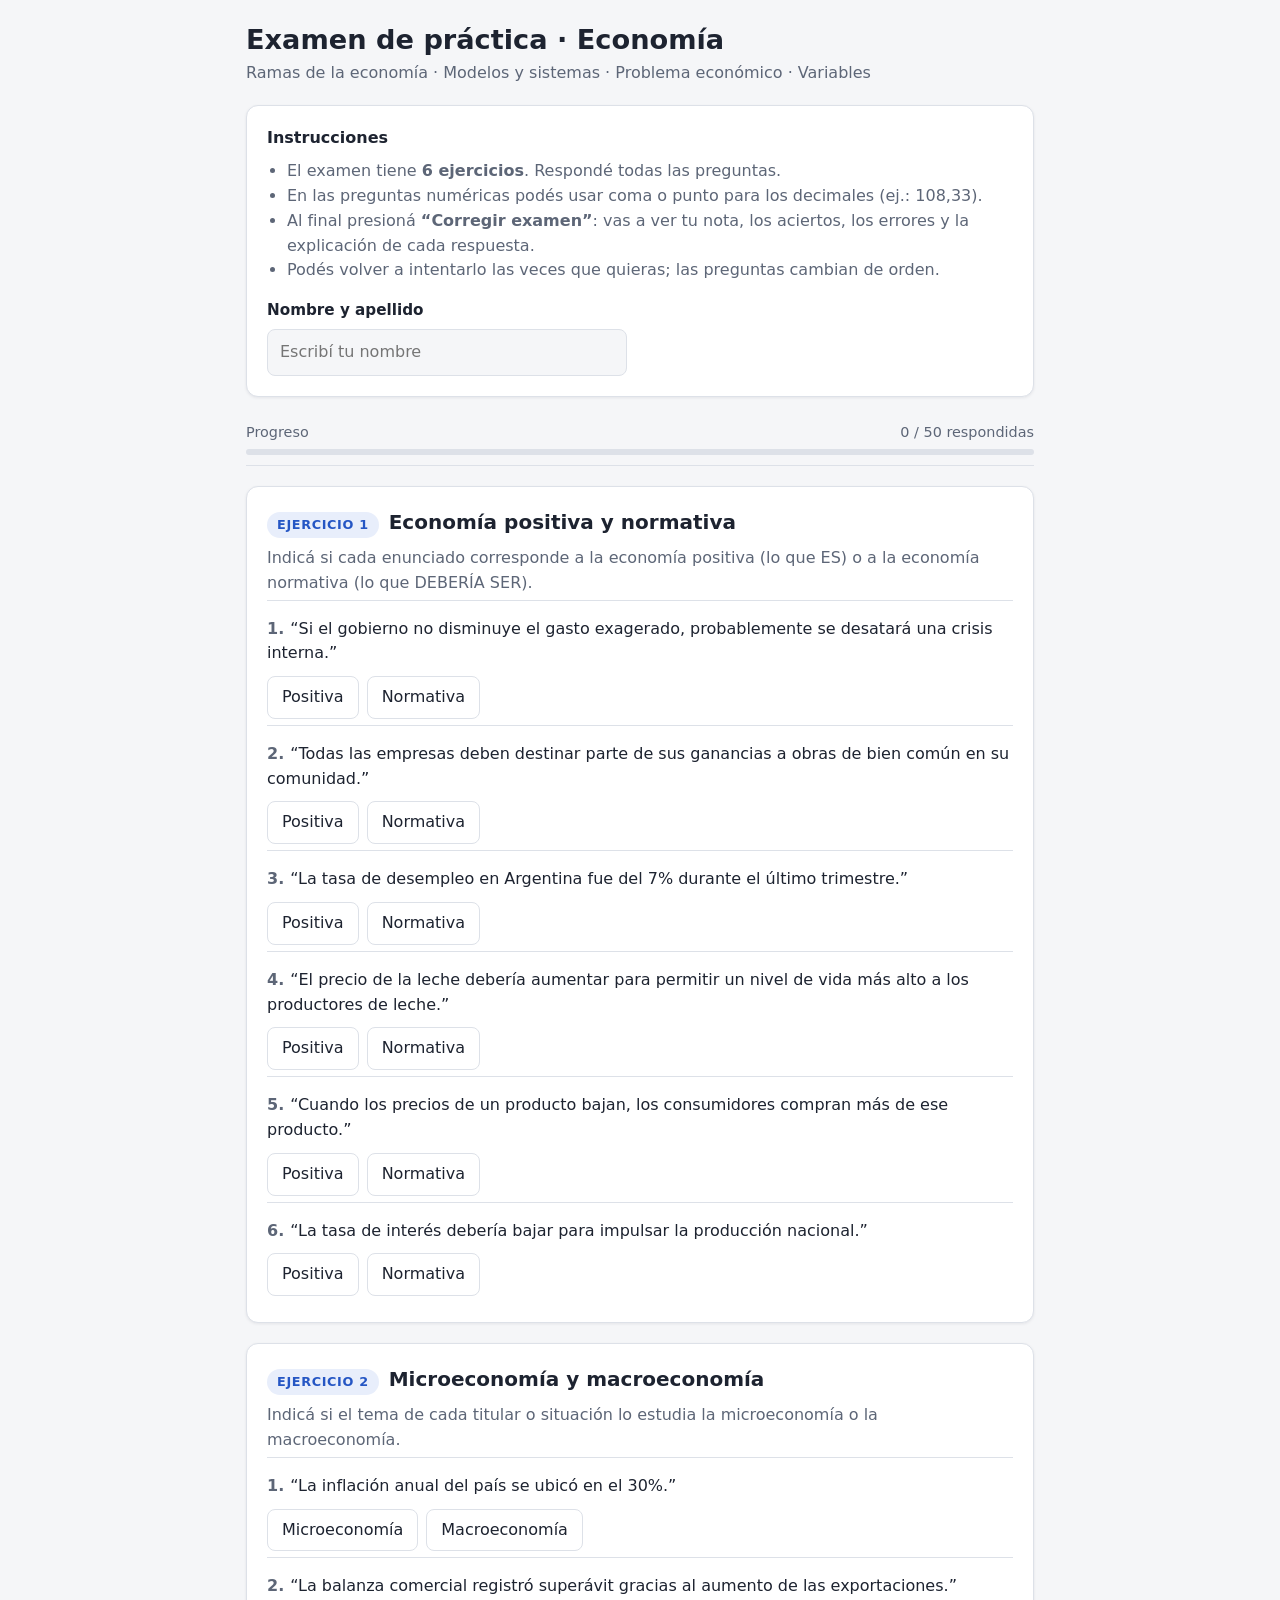
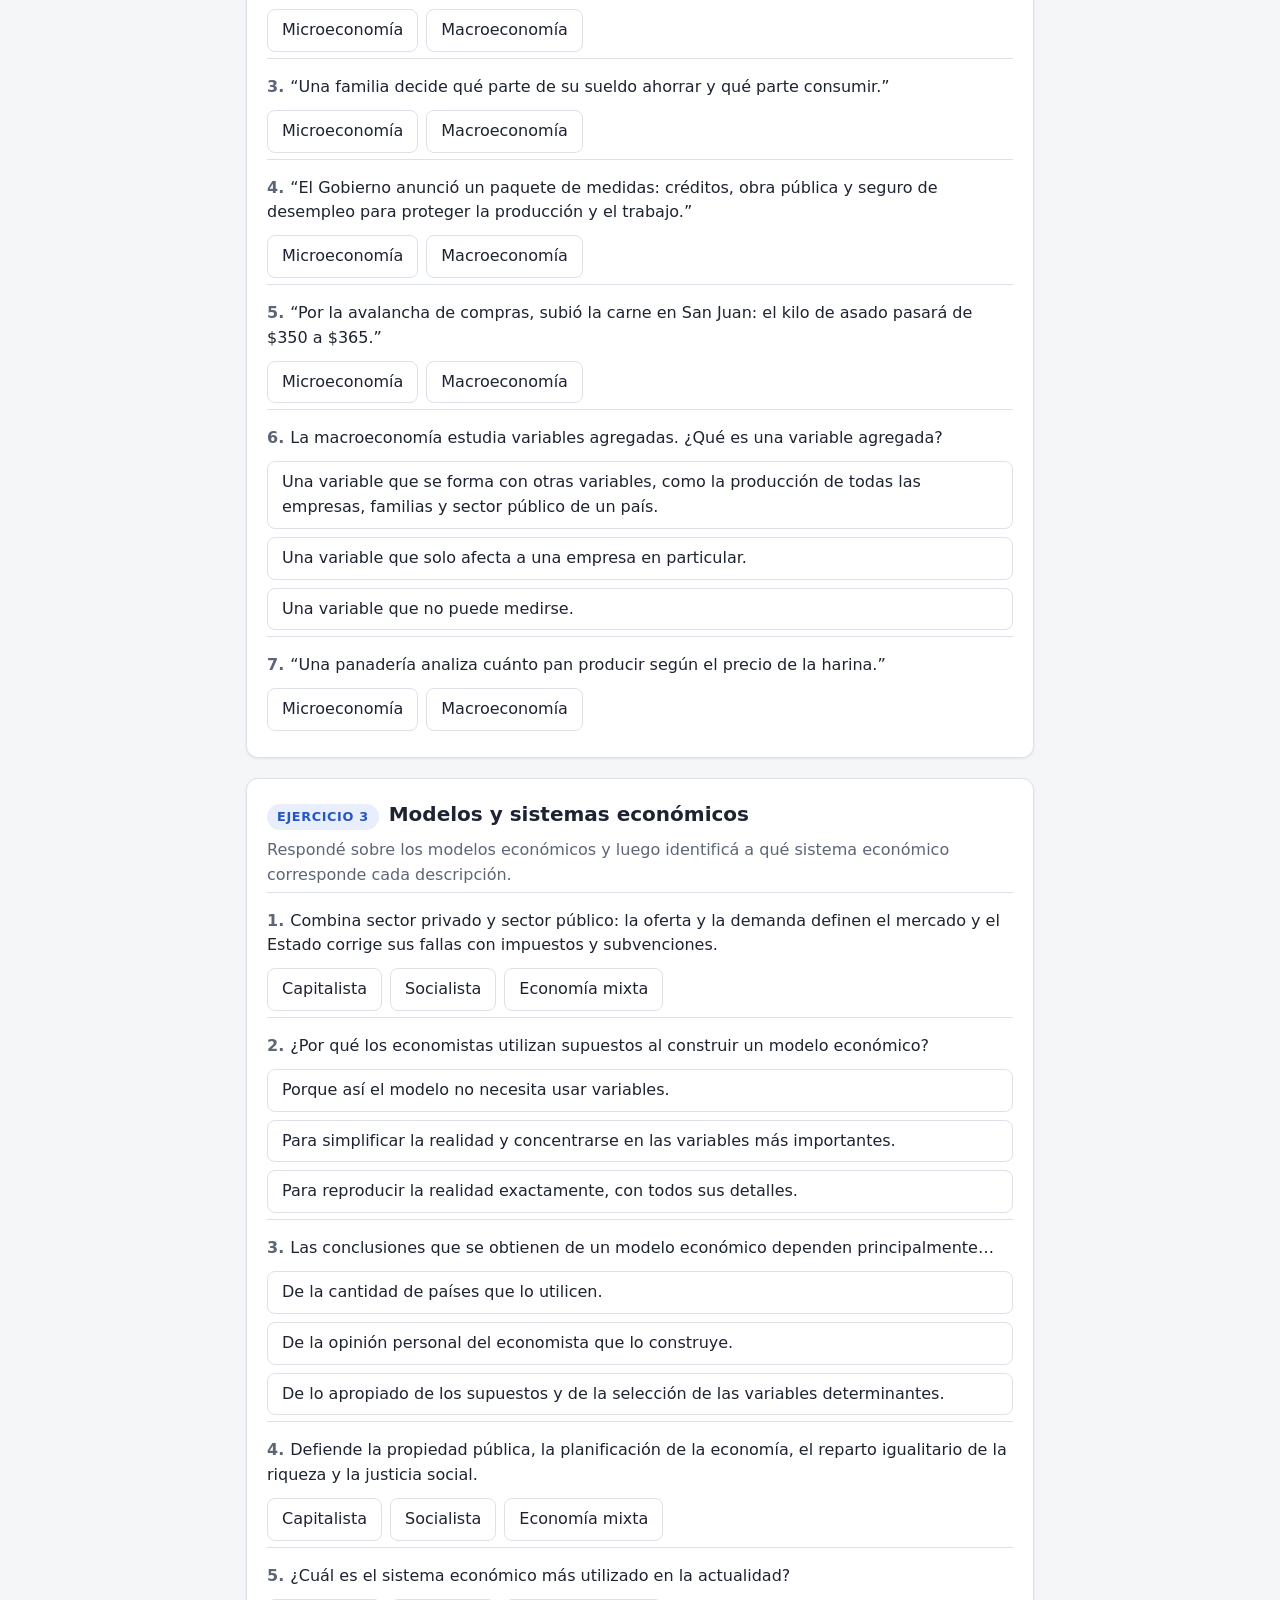
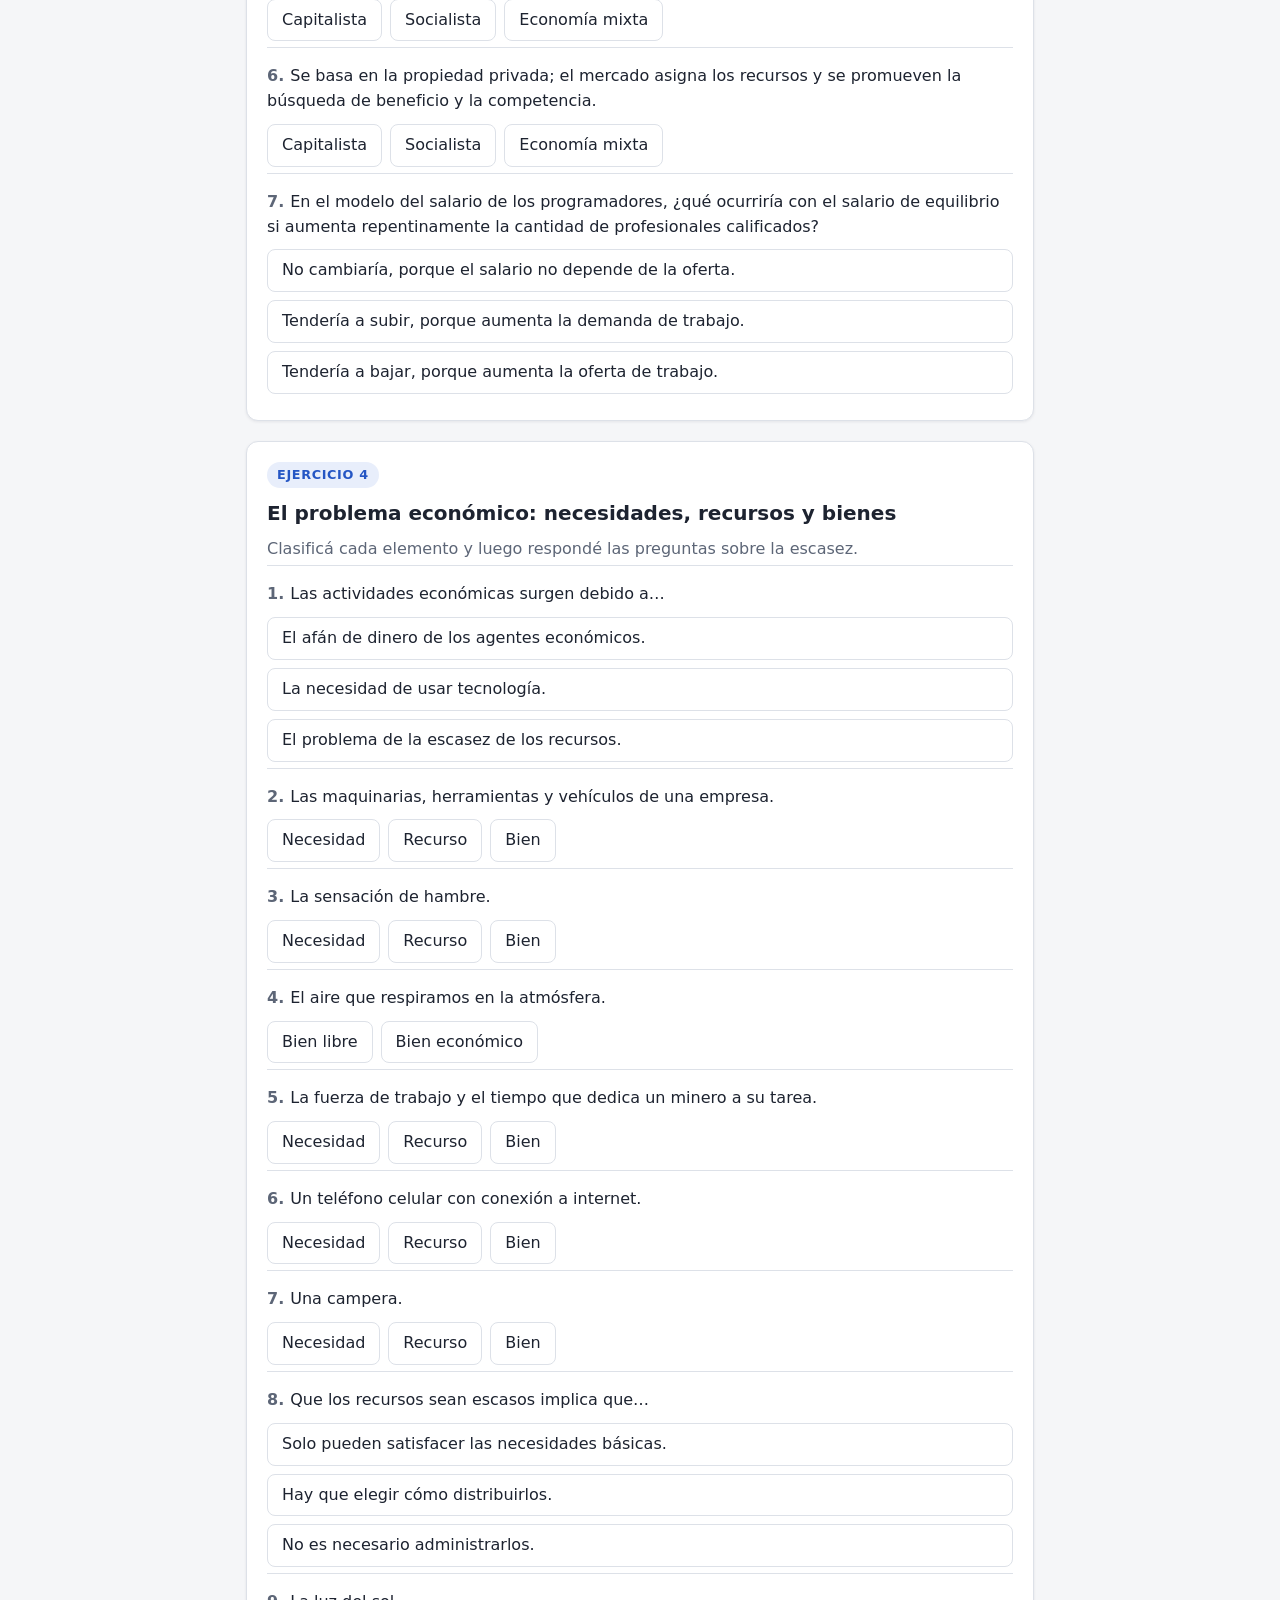
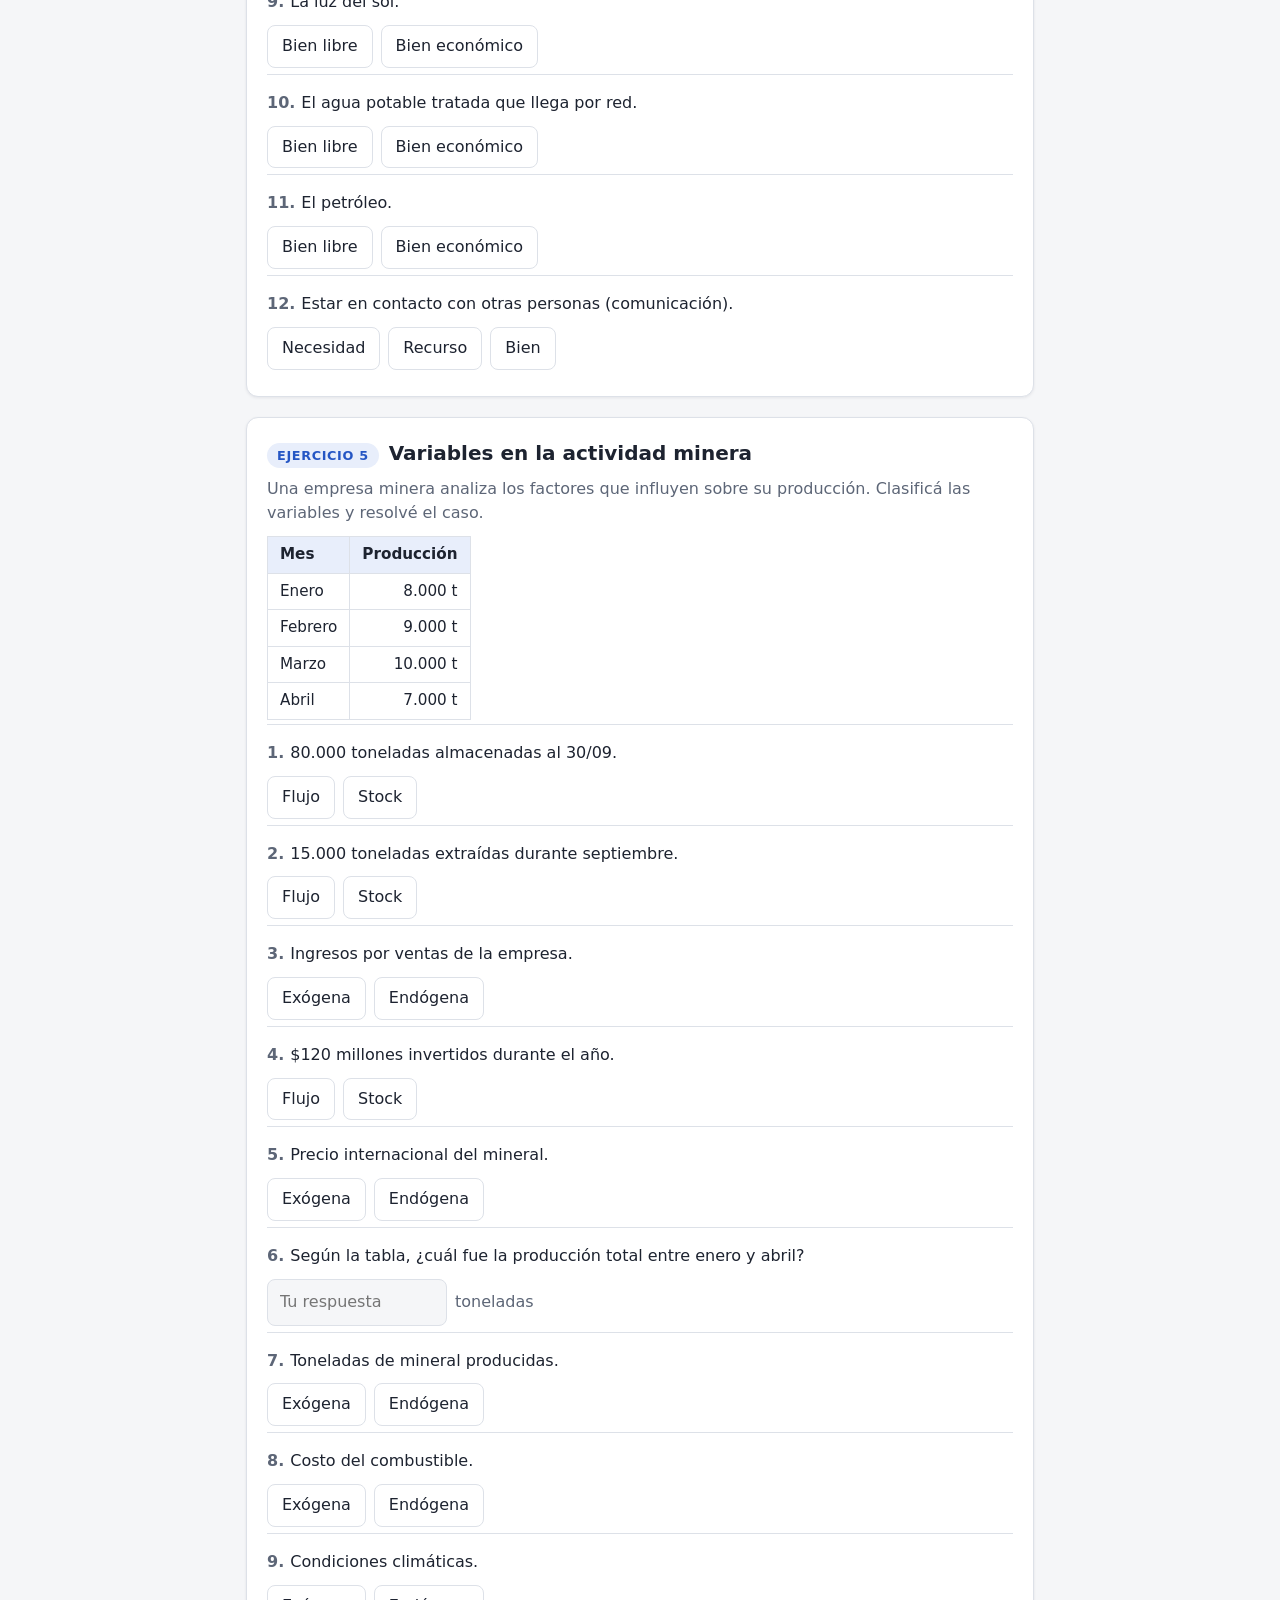
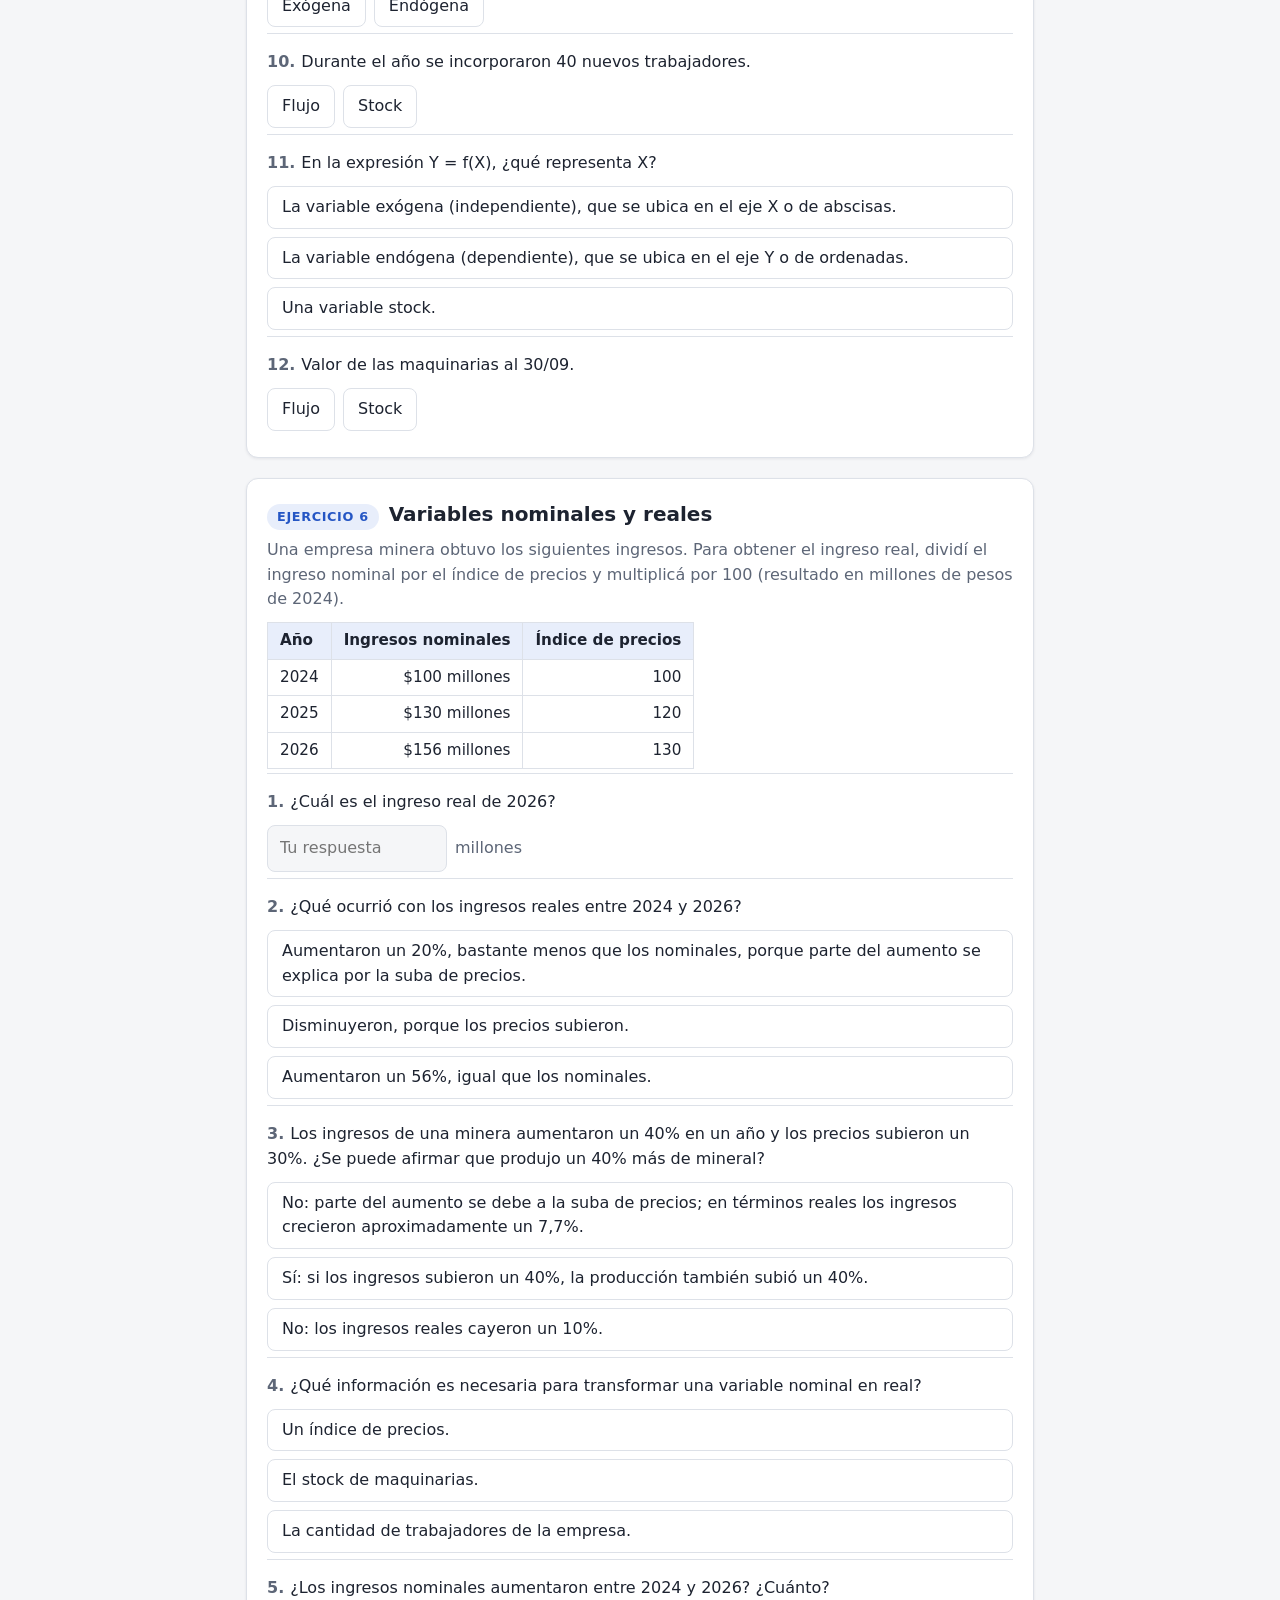
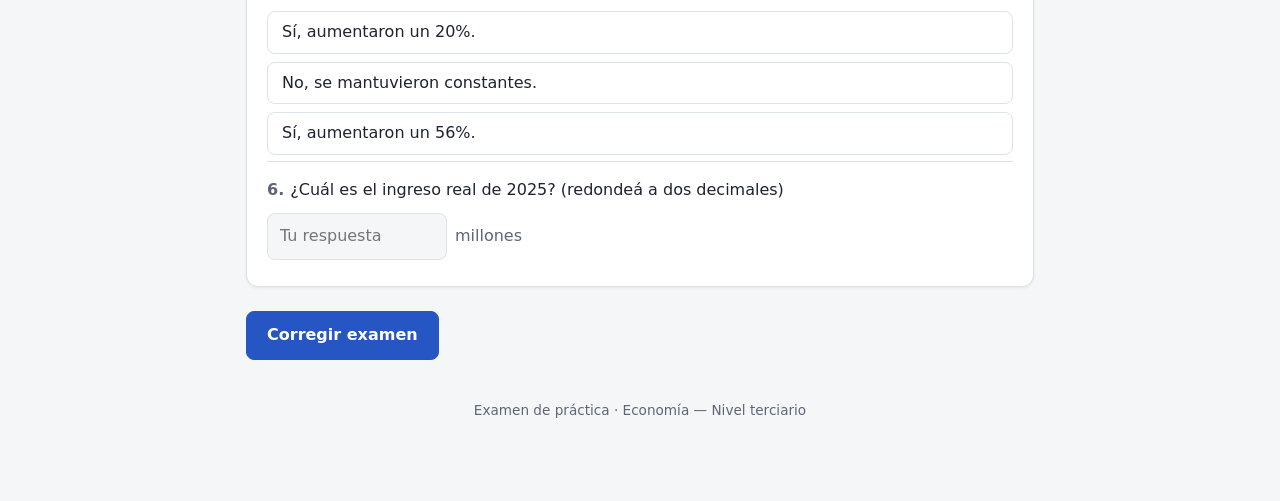
<file: index.html>
<!DOCTYPE html>
<html lang="es">
<head>
<meta charset="UTF-8">
<meta name="viewport" content="width=device-width, initial-scale=1">
<title>Examen de práctica · Economía</title>
<meta name="description" content="Examen de práctica autocorregible: economía positiva y normativa, micro y macro, modelos, problema económico y variables.">
<style>
  :root {
    --bg: #f5f6f8;
    --card: #ffffff;
    --text: #1d2330;
    --muted: #5d6677;
    --border: #dde1e8;
    --primary: #2556c4;
    --primary-soft: #e8eefb;
    --ok: #1b7f4b;
    --ok-soft: #e4f4ea;
    --bad: #c23030;
    --bad-soft: #fbe8e8;
    --warn: #a86400;
    --shadow: 0 1px 3px rgba(20, 30, 50, .08);
  }
  @media (prefers-color-scheme: dark) {
    :root:not([data-theme="light"]) {
      --bg: #12151b;
      --card: #1b1f27;
      --text: #e6e9ef;
      --muted: #9aa3b4;
      --border: #2d333f;
      --primary: #7aa2ff;
      --primary-soft: #222c44;
      --ok: #5fcf8f;
      --ok-soft: #1a3226;
      --bad: #ff7b7b;
      --bad-soft: #3a1f22;
      --warn: #f0b24a;
      --shadow: none;
    }
  }
  :root[data-theme="dark"] {
    --bg: #12151b; --card: #1b1f27; --text: #e6e9ef; --muted: #9aa3b4; --border: #2d333f;
    --primary: #7aa2ff; --primary-soft: #222c44; --ok: #5fcf8f; --ok-soft: #1a3226;
    --bad: #ff7b7b; --bad-soft: #3a1f22; --warn: #f0b24a; --shadow: none;
  }

  * { box-sizing: border-box; }
  body {
    margin: 0;
    background: var(--bg);
    color: var(--text);
    font: 16px/1.55 system-ui, -apple-system, "Segoe UI", Roboto, sans-serif;
  }
  .wrap { max-width: 820px; margin: 0 auto; padding: 24px 16px 80px; }

  header h1 { margin: 0 0 4px; font-size: 1.7rem; line-height: 1.2; }
  header p { margin: 0; color: var(--muted); }

  .card {
    background: var(--card);
    border: 1px solid var(--border);
    border-radius: 12px;
    padding: 20px;
    margin-top: 20px;
    box-shadow: var(--shadow);
  }
  .intro ul { margin: 8px 0 0; padding-left: 20px; color: var(--muted); }
  .field { display: flex; flex-direction: column; gap: 6px; margin-top: 16px; }
  .field label { font-weight: 600; font-size: .95rem; }
  input[type="text"] {
    font: inherit;
    color: var(--text);
    background: var(--bg);
    border: 1px solid var(--border);
    border-radius: 8px;
    padding: 10px 12px;
    width: 100%;
    max-width: 360px;
  }
  input[type="text"]:focus { outline: 2px solid var(--primary); outline-offset: 1px; }

  .progress {
    position: sticky; top: 0; z-index: 5;
    background: var(--bg);
    padding: 12px 0 10px;
    margin-top: 12px;
    border-bottom: 1px solid var(--border);
  }
  .progress-row { display: flex; justify-content: space-between; font-size: .9rem; color: var(--muted); }
  .bar { height: 6px; background: var(--border); border-radius: 99px; overflow: hidden; margin-top: 6px; }
  .bar > span { display: block; height: 100%; width: 0; background: var(--primary); transition: width .2s; }

  .ex-head { display: flex; align-items: baseline; gap: 10px; flex-wrap: wrap; }
  .ex-num {
    font-size: .8rem; font-weight: 700; letter-spacing: .05em; text-transform: uppercase;
    color: var(--primary); background: var(--primary-soft);
    padding: 3px 10px; border-radius: 99px;
  }
  .ex-head h2 { margin: 0; font-size: 1.25rem; }
  .consigna { color: var(--muted); margin: 8px 0 4px; }
  .datos { border-collapse: collapse; margin: 10px 0 4px; font-size: .95rem; }
  .datos th, .datos td { border: 1px solid var(--border); padding: 6px 12px; text-align: right; }
  .datos th { background: var(--primary-soft); }
  .datos td:first-child, .datos th:first-child { text-align: left; }

  .item { border-top: 1px solid var(--border); padding: 16px 0 6px; }
  .item:first-of-type { border-top: none; }
  .q { margin: 0 0 10px; font-weight: 500; }
  .q .n { color: var(--muted); font-weight: 700; margin-right: 6px; }

  .opts { display: flex; flex-wrap: wrap; gap: 8px; }
  .opts.stack { flex-direction: column; }
  .opt { position: relative; }
  .opt input { position: absolute; opacity: 0; pointer-events: none; }
  .opt span {
    display: block;
    border: 1px solid var(--border);
    border-radius: 8px;
    padding: 8px 14px;
    cursor: pointer;
    background: var(--card);
    transition: border-color .15s, background .15s;
  }
  .opt span:hover { border-color: var(--primary); }
  .opt input:focus-visible + span { outline: 2px solid var(--primary); outline-offset: 2px; }
  .opt input:checked + span { border-color: var(--primary); background: var(--primary-soft); font-weight: 600; }
  .opt input:disabled + span { cursor: default; }
  .opt input:disabled + span:hover { border-color: var(--border); }
  .opt input:checked:disabled + span:hover { border-color: var(--primary); }

  .num-row { display: flex; align-items: center; gap: 8px; flex-wrap: wrap; }
  .num-row input { max-width: 180px; }
  .num-row .unit { color: var(--muted); }

  .item.ok .q::before, .item.bad .q::before {
    display: inline-block; width: 22px; height: 22px; line-height: 22px; text-align: center;
    border-radius: 50%; margin-right: 8px; font-size: .8rem; font-weight: 700; color: #fff;
  }
  .item.ok .q::before { content: "✓"; background: var(--ok); }
  .item.bad .q::before { content: "✗"; background: var(--bad); }
  .item.ok .opt input:checked + span { border-color: var(--ok); background: var(--ok-soft); }
  .item.bad .opt input:checked + span { border-color: var(--bad); background: var(--bad-soft); }
  .item .opt.correct span { border-color: var(--ok); border-style: dashed; }

  .fb {
    margin: 10px 0 6px; padding: 10px 14px; border-radius: 8px; font-size: .95rem;
    border-left: 4px solid;
  }
  .item.ok .fb { background: var(--ok-soft); border-color: var(--ok); }
  .item.bad .fb { background: var(--bad-soft); border-color: var(--bad); }
  .fb strong { display: block; margin-bottom: 2px; }
  .fb .exp { color: var(--text); margin-top: 4px; }

  .actions { display: flex; gap: 10px; flex-wrap: wrap; margin-top: 24px; }
  button {
    font: inherit; font-weight: 600;
    border-radius: 8px; padding: 11px 20px; cursor: pointer;
    border: 1px solid var(--primary);
    background: var(--primary); color: #fff;
  }
  button.secondary { background: transparent; color: var(--primary); }
  button:hover { filter: brightness(1.08); }

  #resultado { display: none; }
  #resultado.show { display: block; }
  .nota-box { display: flex; align-items: center; gap: 20px; flex-wrap: wrap; }
  .nota {
    font-size: 3.2rem; font-weight: 800; line-height: 1;
    min-width: 110px; text-align: center;
    padding: 16px 10px; border-radius: 12px;
  }
  .nota.aprobado { color: var(--ok); background: var(--ok-soft); }
  .nota.desaprobado { color: var(--bad); background: var(--bad-soft); }
  .nota small { display: block; font-size: .8rem; font-weight: 600; margin-top: 6px; letter-spacing: .04em; }
  .nota-info h2 { margin: 0 0 4px; }
  .nota-info p { margin: 0; color: var(--muted); }
  .resumen { width: 100%; border-collapse: collapse; margin-top: 18px; font-size: .95rem; }
  .resumen td { padding: 8px 0; border-top: 1px solid var(--border); vertical-align: middle; }
  .resumen td:last-child { text-align: right; white-space: nowrap; padding-left: 12px; font-variant-numeric: tabular-nums; }
  .mini { height: 6px; background: var(--border); border-radius: 99px; overflow: hidden; margin-top: 4px; }
  .mini span { display: block; height: 100%; background: var(--ok); }

  body.solo-errores .item.ok { display: none; }
  body.solo-errores .ex.sin-errores { display: none; }

  footer { margin-top: 40px; color: var(--muted); font-size: .85rem; text-align: center; }

  @media (max-width: 560px) {
    header h1 { font-size: 1.4rem; }
    .card { padding: 16px; }
    .opts:not(.stack) .opt { flex: 1 1 auto; }
    .opts:not(.stack) .opt span { text-align: center; }
    .nota { font-size: 2.6rem; }
  }
  @media print {
    .progress, .actions, .intro { display: none !important; }
    .card { break-inside: avoid; box-shadow: none; }
  }
</style>
</head>
<body>
<div class="wrap">
  <header>
    <h1>Examen de práctica · Economía</h1>
    <p>Ramas de la economía · Modelos y sistemas · Problema económico · Variables</p>
  </header>

  <section class="card intro">
    <strong>Instrucciones</strong>
    <ul>
      <li>El examen tiene <strong>6 ejercicios</strong>. Respondé todas las preguntas.</li>
      <li>En las preguntas numéricas podés usar coma o punto para los decimales (ej.: 108,33).</li>
      <li>Al final presioná <strong>“Corregir examen”</strong>: vas a ver tu nota, los aciertos, los errores y la explicación de cada respuesta.</li>
      <li>Podés volver a intentarlo las veces que quieras; las preguntas cambian de orden.</li>
    </ul>
    <div class="field">
      <label for="alumno">Nombre y apellido</label>
      <input type="text" id="alumno" autocomplete="name" placeholder="Escribí tu nombre">
    </div>
  </section>

  <section id="resultado" class="card" aria-live="polite"></section>

  <div class="progress" id="progress">
    <div class="progress-row"><span>Progreso</span><span id="progress-txt">0 / 0 respondidas</span></div>
    <div class="bar"><span id="progress-bar"></span></div>
  </div>

  <form id="examen" novalidate></form>

  <div class="actions" id="acciones">
    <button type="button" id="btn-corregir">Corregir examen</button>
  </div>

  <footer>Examen de práctica · Economía — Nivel terciario</footer>
</div>

<script>
/* ============================================================
   CONFIGURACIÓN
   ============================================================ */
const NOTA_APROBACION = 6;   // nota mínima para aprobar (escala 1 a 10)
const MEZCLAR = true;        // mezclar orden de preguntas y opciones en cada intento

/* ============================================================
   BANCO DE PREGUNTAS
   Tipos:
     - choice: opciones (a = texto de la opción correcta)
     - num:    respuesta numérica (a = valor, tol = tolerancia,
               alt = otros valores aceptados)
   inline: true -> opciones en fila (para clasificar). Si no, en columna.
   ============================================================ */
const POS_NOR = ["Positiva", "Normativa"];
const MIC_MAC = ["Microeconomía", "Macroeconomía"];
const SISTEMAS = ["Capitalista", "Socialista", "Economía mixta"];
const NRB = ["Necesidad", "Recurso", "Bien"];
const LIB_ECO = ["Bien libre", "Bien económico"];
const EXO_END = ["Exógena", "Endógena"];
const FLU_STO = ["Flujo", "Stock"];

const EXAMEN = [
  {
    titulo: "Economía positiva y normativa",
    consigna: "Indicá si cada enunciado corresponde a la economía positiva (lo que ES) o a la economía normativa (lo que DEBERÍA SER).",
    items: [
      { t: "choice", inline: true, opts: POS_NOR, a: "Normativa",
        q: "“Todas las empresas deben destinar parte de sus ganancias a obras de bien común en su comunidad.”",
        exp: "Expresa un juicio de valor sobre cómo deberían actuar las empresas (“deben”)." },
      { t: "choice", inline: true, opts: POS_NOR, a: "Positiva",
        q: "“Cuando los precios de un producto bajan, los consumidores compran más de ese producto.”",
        exp: "Describe un comportamiento objetivo que puede comprobarse (ley de la demanda). No opina." },
      { t: "choice", inline: true, opts: POS_NOR, a: "Positiva",
        q: "“Si el gobierno no disminuye el gasto exagerado, probablemente se desatará una crisis interna.”",
        exp: "Es una relación causa-efecto que puede verificarse (lo que “podría ser”); no dice qué es bueno o malo." },
      { t: "choice", inline: true, opts: POS_NOR, a: "Normativa",
        q: "“El precio de la leche debería aumentar para permitir un nivel de vida más alto a los productores de leche.”",
        exp: "El “debería” marca una recomendación basada en una opinión sobre lo deseable." },
      { t: "choice", inline: true, opts: POS_NOR, a: "Positiva",
        q: "“La tasa de desempleo en Argentina fue del 7% durante el último trimestre.”",
        exp: "Es un dato que describe la realidad y puede comprobarse con estadísticas." },
      { t: "choice", inline: true, opts: POS_NOR, a: "Normativa",
        q: "“La tasa de interés debería bajar para impulsar la producción nacional.”",
        exp: "Propone una medida de política económica: es lo que alguien considera que debería hacerse." },
    ],
  },
  {
    titulo: "Microeconomía y macroeconomía",
    consigna: "Indicá si el tema de cada titular o situación lo estudia la microeconomía o la macroeconomía.",
    items: [
      { t: "choice", inline: true, opts: MIC_MAC, a: "Microeconomía",
        q: "“Por la avalancha de compras, subió la carne en San Juan: el kilo de asado pasará de $350 a $365.”",
        exp: "Analiza el precio de un bien puntual en un mercado determinado: es microeconomía." },
      { t: "choice", inline: true, opts: MIC_MAC, a: "Macroeconomía",
        q: "“El Gobierno anunció un paquete de medidas: créditos, obra pública y seguro de desempleo para proteger la producción y el trabajo.”",
        exp: "Son medidas que apuntan al empleo y a la producción del país en su conjunto." },
      { t: "choice", inline: true, opts: MIC_MAC, a: "Macroeconomía",
        q: "“La inflación anual del país se ubicó en el 30%.”",
        exp: "La inflación es una variable agregada: refleja la evolución del nivel general de precios de toda la economía." },
      { t: "choice", inline: true, opts: MIC_MAC, a: "Microeconomía",
        q: "“Una panadería analiza cuánto pan producir según el precio de la harina.”",
        exp: "Es la decisión de una empresa individual (unidad básica de la economía)." },
      { t: "choice", inline: true, opts: MIC_MAC, a: "Macroeconomía",
        q: "“La balanza comercial registró superávit gracias al aumento de las exportaciones.”",
        exp: "La balanza comercial (exportaciones e importaciones del país) es un tema típico de la macroeconomía." },
      { t: "choice", inline: true, opts: MIC_MAC, a: "Microeconomía",
        q: "“Una familia decide qué parte de su sueldo ahorrar y qué parte consumir.”",
        exp: "Estudia el comportamiento de una unidad individual (la familia): cuánto ahorrar y cuánto consumir." },
      { t: "choice", opts: [
          "Una variable que se forma con otras variables, como la producción de todas las empresas, familias y sector público de un país.",
          "Una variable que solo afecta a una empresa en particular.",
          "Una variable que no puede medirse.",
        ], a: "Una variable que se forma con otras variables, como la producción de todas las empresas, familias y sector público de un país.",
        q: "La macroeconomía estudia variables agregadas. ¿Qué es una variable agregada?",
        exp: "Las variables agregadas se forman sumando otras variables; por ejemplo, la producción agregada de un país." },
    ],
  },
  {
    titulo: "Modelos y sistemas económicos",
    consigna: "Respondé sobre los modelos económicos y luego identificá a qué sistema económico corresponde cada descripción.",
    items: [
      { t: "choice", opts: [
          "Para simplificar la realidad y concentrarse en las variables más importantes.",
          "Para reproducir la realidad exactamente, con todos sus detalles.",
          "Porque así el modelo no necesita usar variables.",
        ], a: "Para simplificar la realidad y concentrarse en las variables más importantes.",
        q: "¿Por qué los economistas utilizan supuestos al construir un modelo económico?",
        exp: "Los modelos simplifican la realidad: los supuestos (por ejemplo, “libre mercado”) permiten aislar las variables que determinan el fenómeno." },
      { t: "choice", opts: [
          "Tendería a bajar, porque aumenta la oferta de trabajo.",
          "Tendería a subir, porque aumenta la demanda de trabajo.",
          "No cambiaría, porque el salario no depende de la oferta.",
        ], a: "Tendería a bajar, porque aumenta la oferta de trabajo.",
        q: "En el modelo del salario de los programadores, ¿qué ocurriría con el salario de equilibrio si aumenta repentinamente la cantidad de profesionales calificados?",
        exp: "La oferta de trabajo depende del número de trabajadores calificados. Si hay más oferentes con la misma demanda, el salario de equilibrio tiende a bajar." },
      { t: "choice", opts: [
          "De lo apropiado de los supuestos y de la selección de las variables determinantes.",
          "De la opinión personal del economista que lo construye.",
          "De la cantidad de países que lo utilicen.",
        ], a: "De lo apropiado de los supuestos y de la selección de las variables determinantes.",
        q: "Las conclusiones que se obtienen de un modelo económico dependen principalmente…",
        exp: "Así lo plantea el texto: las conclusiones dependen de que los supuestos sean apropiados y de qué variables se eligen." },
      { t: "choice", inline: true, opts: SISTEMAS, a: "Capitalista",
        q: "Se basa en la propiedad privada; el mercado asigna los recursos y se promueven la búsqueda de beneficio y la competencia.",
        exp: "Propiedad privada + asignación por el mercado + competencia = modelo capitalista." },
      { t: "choice", inline: true, opts: SISTEMAS, a: "Socialista",
        q: "Defiende la propiedad pública, la planificación de la economía, el reparto igualitario de la riqueza y la justicia social.",
        exp: "Propiedad pública + planificación = modelo socialista." },
      { t: "choice", inline: true, opts: SISTEMAS, a: "Economía mixta",
        q: "Combina sector privado y sector público: la oferta y la demanda definen el mercado y el Estado corrige sus fallas con impuestos y subvenciones.",
        exp: "La combinación de ambos sectores, con un Estado corrector, define a la economía mixta." },
      { t: "choice", inline: true, opts: SISTEMAS, a: "Economía mixta",
        q: "¿Cuál es el sistema económico más utilizado en la actualidad?",
        exp: "Según el texto, las economías mixtas son el sistema más utilizado." },
    ],
  },
  {
    titulo: "El problema económico: necesidades, recursos y bienes",
    consigna: "Clasificá cada elemento y luego respondé las preguntas sobre la escasez.",
    items: [
      { t: "choice", inline: true, opts: NRB, a: "Necesidad",
        q: "La sensación de hambre.",
        exp: "Es una sensación de carencia unida al deseo de satisfacerla: una necesidad." },
      { t: "choice", inline: true, opts: NRB, a: "Recurso",
        q: "Las maquinarias, herramientas y vehículos de una empresa.",
        exp: "Se usan para producir otros bienes: son recursos (recurso de capital)." },
      { t: "choice", inline: true, opts: NRB, a: "Bien",
        q: "Una campera.",
        exp: "Es un objeto que resulta de combinar recursos y satisface directamente la necesidad de abrigo." },
      { t: "choice", inline: true, opts: NRB, a: "Recurso",
        q: "La fuerza de trabajo y el tiempo que dedica un minero a su tarea.",
        exp: "Es un recurso humano: se usa para producir." },
      { t: "choice", inline: true, opts: NRB, a: "Necesidad",
        q: "Estar en contacto con otras personas (comunicación).",
        exp: "Es una carencia que las personas desean satisfacer: una necesidad." },
      { t: "choice", inline: true, opts: NRB, a: "Bien",
        q: "Un teléfono celular con conexión a internet.",
        exp: "Es el bien que satisface la necesidad de comunicación." },
      { t: "choice", inline: true, opts: LIB_ECO, a: "Bien libre",
        q: "La luz del sol.",
        exp: "La provee la naturaleza en forma abundante, no pertenece a nadie y no tiene precio." },
      { t: "choice", inline: true, opts: LIB_ECO, a: "Bien económico",
        q: "El agua potable tratada que llega por red.",
        exp: "Requiere trabajo, tecnología y recursos para obtenerla, y tiene un precio." },
      { t: "choice", inline: true, opts: LIB_ECO, a: "Bien libre",
        q: "El aire que respiramos en la atmósfera.",
        exp: "Es abundante e ilimitado, sin dueño y sin precio." },
      { t: "choice", inline: true, opts: LIB_ECO, a: "Bien económico",
        q: "El petróleo.",
        exp: "Es escaso, requiere extracción y procesamiento, y tiene precio de mercado." },
      { t: "choice", opts: [
          "El problema de la escasez de los recursos.",
          "El afán de dinero de los agentes económicos.",
          "La necesidad de usar tecnología.",
        ], a: "El problema de la escasez de los recursos.",
        q: "Las actividades económicas surgen debido a…",
        exp: "El problema económico es la escasez: necesidades ilimitadas frente a recursos limitados." },
      { t: "choice", opts: [
          "Hay que elegir cómo distribuirlos.",
          "No es necesario administrarlos.",
          "Solo pueden satisfacer las necesidades básicas.",
        ], a: "Hay que elegir cómo distribuirlos.",
        q: "Que los recursos sean escasos implica que…",
        exp: "Como no alcanzan para todo, hay que elegir y administrar: por eso existe la economía." },
    ],
  },
  {
    titulo: "Variables en la actividad minera",
    consigna: "Una empresa minera analiza los factores que influyen sobre su producción. Clasificá las variables y resolvé el caso.",
    tabla: {
      cab: ["Mes", "Producción"],
      filas: [["Enero", "8.000 t"], ["Febrero", "9.000 t"], ["Marzo", "10.000 t"], ["Abril", "7.000 t"]],
      nota: "Producción mensual de la mina (para la pregunta numérica).",
    },
    items: [
      { t: "choice", inline: true, opts: EXO_END, a: "Exógena",
        q: "Precio internacional del mineral.",
        exp: "Se determina en el mercado mundial, fuera del control de la empresa: es una variable explicativa (exógena)." },
      { t: "choice", inline: true, opts: EXO_END, a: "Exógena",
        q: "Condiciones climáticas.",
        exp: "Vienen dadas desde afuera del modelo e influyen sobre la producción: exógena." },
      { t: "choice", inline: true, opts: EXO_END, a: "Exógena",
        q: "Costo del combustible.",
        exp: "La empresa no lo controla; es un dato que explica sus costos y su producción: exógena." },
      { t: "choice", inline: true, opts: EXO_END, a: "Endógena",
        q: "Toneladas de mineral producidas.",
        exp: "Depende de otras variables (horas de máquina, trabajadores, clima, etc.): es la variable explicada (endógena)." },
      { t: "choice", inline: true, opts: EXO_END, a: "Endógena",
        q: "Ingresos por ventas de la empresa.",
        exp: "Dependen del precio internacional y de la cantidad vendida: es una variable dependiente (endógena)." },
      { t: "choice", opts: [
          "La variable exógena (independiente), que se ubica en el eje X o de abscisas.",
          "La variable endógena (dependiente), que se ubica en el eje Y o de ordenadas.",
          "Una variable stock.",
        ], a: "La variable exógena (independiente), que se ubica en el eje X o de abscisas.",
        q: "En la expresión Y = f(X), ¿qué representa X?",
        exp: "Y = f(X) significa que Y depende de X. X es la variable exógena o explicativa (eje de abscisas)." },
      { t: "choice", inline: true, opts: FLU_STO, a: "Flujo",
        q: "15.000 toneladas extraídas durante septiembre.",
        exp: "Es una cantidad medida a lo largo de un período (septiembre): flujo." },
      { t: "choice", inline: true, opts: FLU_STO, a: "Stock",
        q: "80.000 toneladas almacenadas al 30/09.",
        exp: "Es una cantidad medida en un momento determinado (al 30/09): stock." },
      { t: "choice", inline: true, opts: FLU_STO, a: "Flujo",
        q: "$120 millones invertidos durante el año.",
        exp: "La inversión se mide a lo largo de un período (el año): flujo." },
      { t: "choice", inline: true, opts: FLU_STO, a: "Stock",
        q: "Valor de las maquinarias al 30/09.",
        exp: "Es el capital acumulado a una fecha determinada: stock." },
      { t: "choice", inline: true, opts: FLU_STO, a: "Flujo",
        q: "Durante el año se incorporaron 40 nuevos trabajadores.",
        exp: "Mide cuántos se incorporaron en un período (durante el año): flujo." },
      { t: "num", a: 34000, tol: 0.5, unidad: "toneladas",
        q: "Según la tabla, ¿cuál fue la producción total entre enero y abril?",
        exp: "8.000 + 9.000 + 10.000 + 7.000 = 34.000 toneladas. Al sumar flujos de varios meses obtenemos el flujo del período." },
    ],
  },
  {
    titulo: "Variables nominales y reales",
    consigna: "Una empresa minera obtuvo los siguientes ingresos. Para obtener el ingreso real, dividí el ingreso nominal por el índice de precios y multiplicá por 100 (resultado en millones de pesos de 2024).",
    tabla: {
      cab: ["Año", "Ingresos nominales", "Índice de precios"],
      filas: [["2024", "$100 millones", "100"], ["2025", "$130 millones", "120"], ["2026", "$156 millones", "130"]],
    },
    items: [
      { t: "num", a: 108.33, tol: 0.1, alt: [1.0833], unidad: "millones",
        q: "¿Cuál es el ingreso real de 2025? (redondeá a dos decimales)",
        exp: "130 ÷ 120 × 100 = 108,33 millones de pesos de 2024." },
      { t: "num", a: 120, tol: 0.05, alt: [1.2], unidad: "millones",
        q: "¿Cuál es el ingreso real de 2026?",
        exp: "156 ÷ 130 × 100 = 120 millones de pesos de 2024." },
      { t: "choice", opts: [
          "Sí, aumentaron un 56%.",
          "Sí, aumentaron un 20%.",
          "No, se mantuvieron constantes.",
        ], a: "Sí, aumentaron un 56%.",
        q: "¿Los ingresos nominales aumentaron entre 2024 y 2026? ¿Cuánto?",
        exp: "De $100 a $156 millones: un aumento nominal del 56%." },
      { t: "choice", opts: [
          "Aumentaron un 20%, bastante menos que los nominales, porque parte del aumento se explica por la suba de precios.",
          "Aumentaron un 56%, igual que los nominales.",
          "Disminuyeron, porque los precios subieron.",
        ], a: "Aumentaron un 20%, bastante menos que los nominales, porque parte del aumento se explica por la suba de precios.",
        q: "¿Qué ocurrió con los ingresos reales entre 2024 y 2026?",
        exp: "Pasaron de 100 a 120 (+20%). El resto del aumento nominal fue inflación." },
      { t: "choice", opts: [
          "No: parte del aumento se debe a la suba de precios; en términos reales los ingresos crecieron aproximadamente un 7,7%.",
          "Sí: si los ingresos subieron un 40%, la producción también subió un 40%.",
          "No: los ingresos reales cayeron un 10%.",
        ], a: "No: parte del aumento se debe a la suba de precios; en términos reales los ingresos crecieron aproximadamente un 7,7%.",
        q: "Los ingresos de una minera aumentaron un 40% en un año y los precios subieron un 30%. ¿Se puede afirmar que produjo un 40% más de mineral?",
        exp: "Un aumento de ingresos no implica más producción física. En términos reales: 1,40 ÷ 1,30 ≈ 1,077, es decir, un crecimiento real de aprox. 7,7%. Para saber la producción habría que conocer las toneladas producidas." },
      { t: "choice", opts: [
          "Un índice de precios.",
          "La cantidad de trabajadores de la empresa.",
          "El stock de maquinarias.",
        ], a: "Un índice de precios.",
        q: "¿Qué información es necesaria para transformar una variable nominal en real?",
        exp: "Se divide el valor nominal de cada período por el índice de precios correspondiente." },
    ],
  },
];

/* ============================================================
   LÓGICA
   ============================================================ */
const $ = (s, el = document) => el.querySelector(s);
const form = $("#examen");
const resultado = $("#resultado");
const acciones = $("#acciones");
let corregido = false;
let preguntas = []; // lista plana: { id, ex, item }

function mezclar(arr) {
  const a = arr.slice();
  if (!MEZCLAR) return a;
  for (let i = a.length - 1; i > 0; i--) {
    const j = Math.floor(Math.random() * (i + 1));
    [a[i], a[j]] = [a[j], a[i]];
  }
  return a;
}

function el(tag, attrs = {}, ...children) {
  const n = document.createElement(tag);
  for (const [k, v] of Object.entries(attrs)) {
    if (k === "class") n.className = v;
    else if (k === "text") n.textContent = v;
    else n.setAttribute(k, v);
  }
  for (const c of children) if (c) n.append(c);
  return n;
}

function render() {
  form.innerHTML = "";
  preguntas = [];
  let id = 0;

  EXAMEN.forEach((ex, ei) => {
    const sec = el("section", { class: "card ex", "data-ex": ei });
    const head = el("div", { class: "ex-head" },
      el("span", { class: "ex-num", text: `Ejercicio ${ei + 1}` }),
      el("h2", { text: ex.titulo }));
    sec.append(head, el("p", { class: "consigna", text: ex.consigna }));

    if (ex.tabla) {
      const t = el("table", { class: "datos" });
      const trh = el("tr");
      ex.tabla.cab.forEach(c => trh.append(el("th", { text: c })));
      t.append(trh);
      ex.tabla.filas.forEach(f => {
        const tr = el("tr");
        f.forEach(c => tr.append(el("td", { text: c })));
        t.append(tr);
      });
      sec.append(t);
    }

    const orden = mezclar(ex.items.map((it, i) => i));
    orden.forEach((ii, pos) => {
      const it = ex.items[ii];
      const qid = `q${id++}`;
      preguntas.push({ id: qid, ex: ei, item: it });

      const div = el("div", { class: "item", "data-q": qid });
      const q = el("p", { class: "q" }, el("span", { class: "n", text: `${pos + 1}.` }), document.createTextNode(it.q));
      div.append(q);

      if (it.t === "choice") {
        const opts = el("div", { class: "opts" + (it.inline ? "" : " stack"), role: "radiogroup" });
        const lista = it.inline ? it.opts : mezclar(it.opts);
        lista.forEach(o => {
          const input = el("input", { type: "radio", name: qid, value: o });
          opts.append(el("label", { class: "opt" }, input, el("span", { text: o })));
        });
        div.append(opts);
      } else {
        const input = el("input", { type: "text", name: qid, inputmode: "decimal", autocomplete: "off", placeholder: "Tu respuesta" });
        div.append(el("div", { class: "num-row" }, input, el("span", { class: "unit", text: it.unidad || "" })));
      }
      sec.append(div);
    });
    form.append(sec);
  });

  corregido = false;
  document.body.classList.remove("solo-errores");
  resultado.classList.remove("show");
  resultado.innerHTML = "";
  $("#progress").style.display = "";
  acciones.innerHTML = "";
  const btn = el("button", { type: "button", text: "Corregir examen" });
  btn.addEventListener("click", corregir);
  acciones.append(btn);
  actualizarProgreso();
}

function respuesta(p) {
  if (p.item.t === "choice") {
    const r = form.querySelector(`input[name="${p.id}"]:checked`);
    return r ? r.value : null;
  }
  const v = form.querySelector(`input[name="${p.id}"]`).value.trim();
  return v === "" ? null : v;
}

// Devuelve las interpretaciones posibles de un número escrito por el alumno
// ("34.000" -> 34000; "108,33" -> 108.33; "1.083" -> 1083 o 1.083)
function interpretar(txt) {
  const s = txt.replace(/[\s$]/g, "");
  const out = [];
  if (/^-?\d{1,3}(\.\d{3})+(,\d+)?$/.test(s)) out.push(Number(s.replace(/\./g, "").replace(",", ".")));
  if (/^-?\d+([.,]\d+)?$/.test(s)) out.push(Number(s.replace(",", ".")));
  return out.filter(n => Number.isFinite(n));
}

function esCorrecta(p, r) {
  if (r === null) return false;
  const it = p.item;
  if (it.t === "choice") return r === it.a;
  const validos = [it.a, ...(it.alt || [])];
  const tol = it.tol ?? 0;
  // Los valores alternativos (ej. 1,0833 en lugar de 108,33) usan una tolerancia proporcional
  return interpretar(r).some(n => validos.some(v =>
    Math.abs(n - v) <= (v === it.a ? tol : Math.max(tol * v / it.a, 0.005))));
}

function fmt(n) {
  return n.toLocaleString("es-AR", { maximumFractionDigits: 2 });
}

function actualizarProgreso() {
  const total = preguntas.length;
  const resp = preguntas.filter(p => respuesta(p) !== null).length;
  $("#progress-txt").textContent = `${resp} / ${total} respondidas`;
  $("#progress-bar").style.width = `${total ? (resp / total) * 100 : 0}%`;
}

function corregir() {
  const sinResponder = preguntas.filter(p => respuesta(p) === null).length;
  if (sinResponder > 0 && !confirm(`Te faltan ${sinResponder} pregunta(s) sin responder. Se contarán como incorrectas.\n\n¿Querés corregir igual?`)) return;

  corregido = true;
  const porEx = EXAMEN.map(() => ({ ok: 0, total: 0 }));
  let aciertos = 0;

  preguntas.forEach(p => {
    const r = respuesta(p);
    const ok = esCorrecta(p, r);
    porEx[p.ex].total++;
    if (ok) { porEx[p.ex].ok++; aciertos++; }

    const div = form.querySelector(`[data-q="${p.id}"]`);
    div.classList.add(ok ? "ok" : "bad");
    div.querySelectorAll("input").forEach(i => { i.disabled = true; });

    const correcta = p.item.t === "choice" ? p.item.a : `${fmt(p.item.a)} ${p.item.unidad || ""}`.trim();
    if (!ok && p.item.t === "choice") {
      div.querySelectorAll(".opt").forEach(o => {
        if (o.querySelector("input").value === p.item.a) o.classList.add("correct");
      });
    }

    const fb = el("div", { class: "fb" });
    if (ok) {
      fb.append(el("strong", { text: "¡Correcto!" }));
    } else {
      fb.append(el("strong", { text: r === null ? "Sin responder" : "Incorrecto" }));
      if (r !== null) fb.append(el("div", { text: `Tu respuesta: ${r}` }));
      fb.append(el("div", { text: `Respuesta correcta: ${correcta}` }));
    }
    fb.append(el("div", { class: "exp", text: p.item.exp }));
    div.append(fb);
  });

  porEx.forEach((e, i) => {
    form.querySelector(`[data-ex="${i}"]`).classList.toggle("sin-errores", e.ok === e.total);
  });

  const total = preguntas.length;
  const nota = Math.max(1, Math.round((aciertos / total) * 100) / 10);
  const aprobado = nota >= NOTA_APROBACION;
  const nombre = $("#alumno").value.trim();

  resultado.innerHTML = "";
  const box = el("div", { class: "nota-box" },
    el("div", { class: "nota " + (aprobado ? "aprobado" : "desaprobado") },
      document.createTextNode(fmt(nota)),
      el("small", { text: aprobado ? "APROBADO" : "DESAPROBADO" })),
    el("div", { class: "nota-info" },
      el("h2", { text: nombre ? `Resultado de ${nombre}` : "Tu resultado" }),
      el("p", { text: `${aciertos} aciertos y ${total - aciertos} errores sobre ${total} preguntas.` }),
      el("p", { text: `Nota mínima para aprobar: ${NOTA_APROBACION}.` })));
  resultado.append(box);

  const tabla = el("table", { class: "resumen" });
  EXAMEN.forEach((ex, i) => {
    const e = porEx[i];
    const mini = el("div", { class: "mini" }, el("span"));
    mini.firstChild.style.width = `${(e.ok / e.total) * 100}%`;
    tabla.append(el("tr", {},
      el("td", {}, el("div", { text: `Ejercicio ${i + 1}: ${ex.titulo}` }), mini),
      el("td", { text: `${e.ok} / ${e.total}` })));
  });
  resultado.append(tabla);

  const acc = el("div", { class: "actions" });
  const bErr = el("button", { type: "button", class: "secondary", text: "Ver solo errores" });
  bErr.addEventListener("click", () => {
    const on = document.body.classList.toggle("solo-errores");
    bErr.textContent = on ? "Ver todas las preguntas" : "Ver solo errores";
  });
  const bImp = el("button", { type: "button", class: "secondary", text: "Imprimir / guardar PDF" });
  bImp.addEventListener("click", () => window.print());
  const bRe = el("button", { type: "button", text: "Volver a intentar" });
  bRe.addEventListener("click", reiniciar);
  acc.append(bRe, bErr, bImp);
  resultado.append(acc);

  resultado.classList.add("show");
  $("#progress").style.display = "none";
  acciones.innerHTML = "";
  const bRe2 = el("button", { type: "button", text: "Volver a intentar" });
  bRe2.addEventListener("click", reiniciar);
  acciones.append(bRe2);

  resultado.scrollIntoView({ behavior: "smooth", block: "start" });
}

function reiniciar() {
  render();
  window.scrollTo({ top: 0, behavior: "smooth" });
}

form.addEventListener("input", () => { if (!corregido) actualizarProgreso(); });
form.addEventListener("change", () => { if (!corregido) actualizarProgreso(); });
form.addEventListener("submit", e => e.preventDefault());
window.addEventListener("beforeunload", e => {
  if (!corregido && preguntas.some(p => respuesta(p) !== null)) { e.preventDefault(); e.returnValue = ""; }
});

render();
</script>
</body>
</html>
</file>
